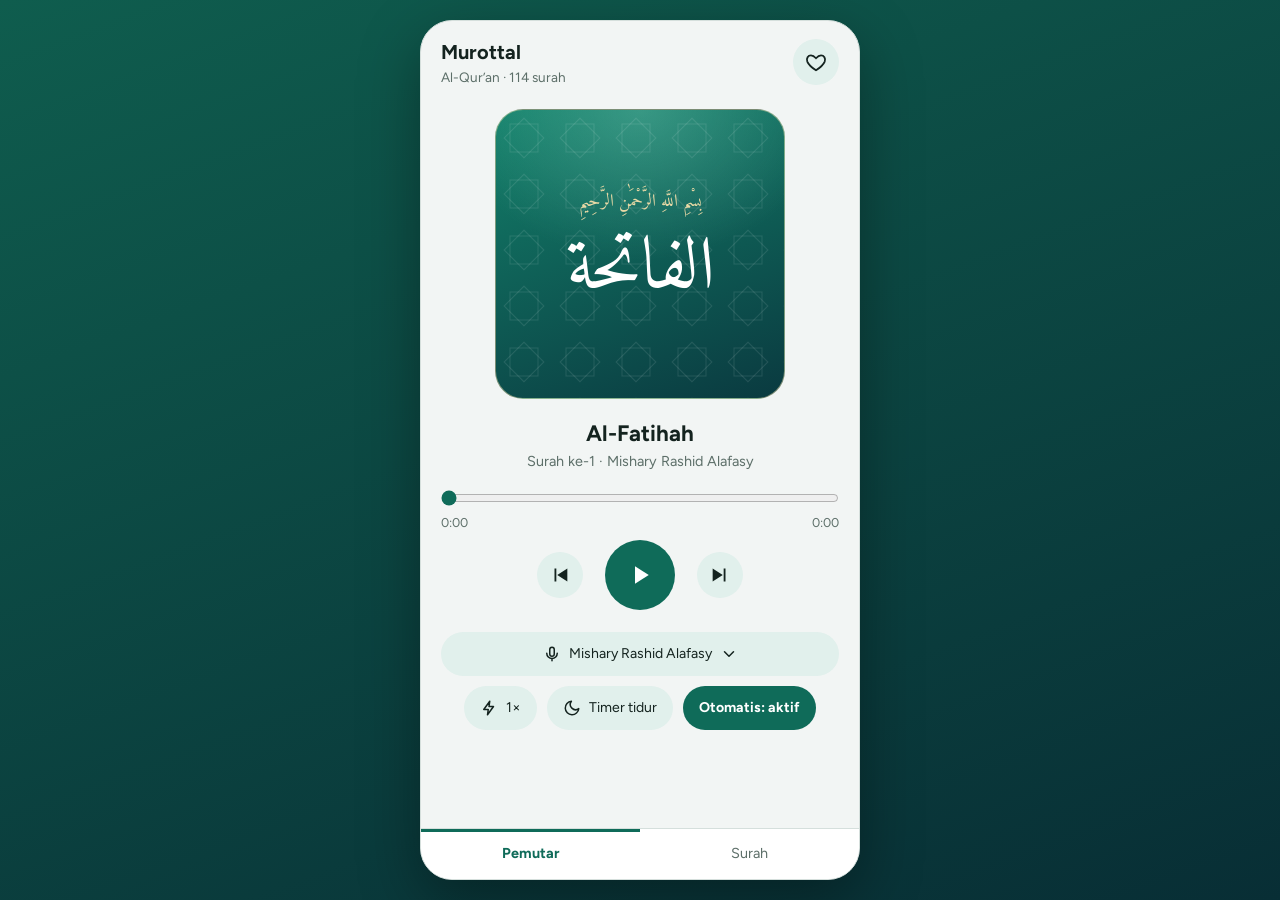
<file: index.html>
<!DOCTYPE html>
<html lang="id">
<head>
<meta charset="utf-8">
<meta name="viewport" content="width=device-width, initial-scale=1, viewport-fit=cover">
<title>Murottal Al-Qur’an</title>
<link rel="stylesheet" href="https://fonts.googleapis.com/css2?family=Amiri:wght@400;700&family=Figtree:wght@400;500;700&display=swap">
<style>
:root{--bg:#f2f5f4;--panel:#fff;--ink:#14231f;--mute:#5d6f69;--line:#d5dfdc;--acc:#0f6b59;--acc-ink:#fff;--sel:#e1f0ec;box-sizing:border-box;padding-top:env(safe-area-inset-top,0px);padding-bottom:env(safe-area-inset-bottom,0px);color-scheme:light}
@media (prefers-color-scheme:dark){:root:not([data-theme="light"]){--bg:#0e1a1f;--panel:#14252b;--ink:#e6f0ee;--mute:#92a8a3;--line:#243a41;--acc:#7fd6bf;--acc-ink:#0b1c18;--sel:#1b3a3a;color-scheme:dark}}
:root[data-theme="dark"]{--bg:#0e1a1f;--panel:#14252b;--ink:#e6f0ee;--mute:#92a8a3;--line:#243a41;--acc:#7fd6bf;--acc-ink:#0b1c18;--sel:#1b3a3a;color-scheme:dark}
*,*::before,*::after{box-sizing:border-box}
[hidden]{display:none!important}
html{scroll-padding-top:env(safe-area-inset-top,0px)}
body{margin:0;min-height:100dvh;background:var(--bg);color:var(--ink);font:400 16px/1.5 Figtree,system-ui,sans-serif}
.app{max-width:440px;margin:0 auto;height:calc(100dvh - env(safe-area-inset-top,0px) - env(safe-area-inset-bottom,0px));display:flex;flex-direction:column;background:var(--bg);overflow:hidden}
@media(min-width:600px){body{padding:20px;background:linear-gradient(160deg,#0f5d4e,#082e35)}.app{height:min(860px,calc(100dvh - 40px));border-radius:32px;border:1px solid var(--line);box-shadow:0 20px 60px rgba(0,0,0,.35)}}
.top{display:flex;justify-content:space-between;align-items:center;padding:16px 20px 4px}
h1{font-size:1.25rem;margin:0;font-weight:700}
h2{font-size:1.1rem;margin:0 0 12px}
.sub{color:var(--mute);font-size:.85rem;margin:0}
.view{flex:1;overflow-y:auto;padding:12px 20px 16px}
button{font:inherit;cursor:pointer;color:var(--ink)}
.ib{width:46px;height:46px;border-radius:50%;border:0;background:var(--sel);display:inline-flex;align-items:center;justify-content:center;padding:0}
.ib[aria-pressed=true]{color:var(--acc)}
.big{width:70px;height:70px;border-radius:50%;border:0;background:var(--acc);color:var(--acc-ink);display:inline-flex;align-items:center;justify-content:center;padding:0}
button:focus-visible,select:focus-visible,input:focus-visible{outline:3px solid var(--acc);outline-offset:2px}
.art{position:relative;margin:6px auto 0;width:min(100%,290px);aspect-ratio:1/1;border-radius:28px;display:flex;flex-direction:column;align-items:center;justify-content:center;gap:6px;color:#fff;background:radial-gradient(100% 80% at 50% 0%,rgba(127,214,191,.35),transparent 65%),linear-gradient(160deg,#13806a,#0a3a40);border:1px solid rgba(233,217,166,.5);overflow:hidden}
.art::before{content:"";position:absolute;inset:0;background:url("data:image/svg+xml,%3Csvg xmlns='http://www.w3.org/2000/svg' width='56' height='56'%3E%3Cg fill='none' stroke='white' stroke-opacity='.1'%3E%3Crect x='14' y='14' width='28' height='28'/%3E%3Crect x='14' y='14' width='28' height='28' transform='rotate(45 28 28)'/%3E%3C/g%3E%3C/svg%3E")}
.art>*{position:relative}
.bsm{font-family:Amiri,serif;color:#e9d9a6;font-size:1.1rem}
.ar{font-family:Amiri,"Traditional Arabic",serif;font-size:clamp(3rem,16vw,4.6rem);line-height:1.35}
.lat{font-size:1.4rem;font-weight:700;margin:18px 0 0;text-align:center}
.meta{color:var(--mute);font-size:.9rem;margin:0;text-align:center}
.seek{margin-top:16px}
input[type=range]{width:100%;accent-color:var(--acc);margin:0}
.times{display:flex;justify-content:space-between;color:var(--mute);font-size:.8rem}
.ctl{display:flex;justify-content:center;align-items:center;gap:22px;margin-top:8px}
.opts{display:grid;grid-template-columns:1fr 1fr;gap:12px;margin-top:20px;align-items:end}
.fld label{display:block;font-size:.78rem;color:var(--mute);margin:0 0 3px}
.fld:first-child{grid-column:1/-1}
select,input[type=search]{width:100%;padding:11px 12px;border-radius:12px;border:1px solid var(--line);background:var(--panel);color:var(--ink);font:inherit}
.chip{padding:11px 12px;border-radius:12px;border:1px solid var(--line);background:var(--panel)}
.chip[aria-pressed=true]{background:var(--sel);border-color:var(--acc)}
.opts{display:flex;flex-wrap:wrap;justify-content:center;gap:10px;margin-top:22px}
.pill{position:relative;display:inline-flex;align-items:center;gap:8px;height:44px;padding:0 16px;border-radius:999px;border:0;background:var(--sel);color:var(--ink);font:inherit;font-size:.88rem;cursor:pointer}
.pill.wide{flex:1 1 100%;justify-content:center}
.pill select{position:absolute;inset:0;width:100%;height:100%;opacity:0;cursor:pointer;border:0;padding:0;border-radius:999px}
.pill select:focus-visible{outline:0}
.pill:focus-within{outline:3px solid var(--acc);outline-offset:2px}
.pill[aria-pressed=true]{background:var(--acc);color:var(--acc-ink);font-weight:700}
.slpnote{color:var(--mute);font-size:.85rem;margin:10px 0 0;min-height:1.3em;text-align:center}
.err{color:#b3261e;font-size:.9rem;margin:4px 0 0;text-align:center}
@media(prefers-color-scheme:dark){.err{color:#ff9a90}}
.tabs{display:flex;gap:8px;margin:12px 0 8px}
.tabs button{padding:7px 14px;border-radius:999px;border:0;background:var(--sel);font-size:.85rem}
.tabs button[aria-pressed=true]{background:var(--acc);color:var(--acc-ink);font-weight:700}
ul{list-style:none;margin:0;padding:0}
li button{display:flex;width:100%;align-items:center;gap:12px;text-align:left;border:0;background:none;border-radius:12px;padding:10px}
li button:hover{background:var(--sel)}
li button[aria-current=true]{background:var(--sel);box-shadow:inset 3px 0 0 var(--acc)}
.no{min-width:2.2em;color:var(--mute);font-size:.85rem}
.nm{flex:1}
.na{font-family:Amiri,serif;font-size:1.3rem}
.heart{color:var(--acc)}
.empty{color:var(--mute);padding:14px 10px}
.mini{display:flex;align-items:center;gap:12px;margin:0 12px 8px;padding:8px 8px 8px 16px;background:var(--panel);border:1px solid var(--line);border-radius:18px}
.mini .mtxt{flex:1;display:flex;flex-direction:column;align-items:flex-start;border:0;background:none;padding:0;text-align:left;min-height:44px;justify-content:center}
.mini .mtxt span{color:var(--mute);font-size:.8rem}
.mini .ib{background:var(--acc);color:var(--acc-ink)}
.nav{display:flex;border-top:1px solid var(--line);background:var(--panel)}
.nav button{flex:1;padding:14px 8px;border:0;background:none;color:var(--mute);font-size:.9rem}
.nav button[aria-current=page]{color:var(--acc);font-weight:700;box-shadow:inset 0 3px 0 var(--acc)}
</style>
</head>
<body>
<div class="app">
<header class="top">
  <div><h1>Murottal</h1><p class="sub">Al-Qur’an · 114 surah</p></div>
  <button id="fav" class="ib" aria-pressed="false" aria-label="Tambah ke favorit"></button>
</header>

<section id="vp" class="view" aria-label="Pemutar">
  <div class="art"><div class="bsm" lang="ar" dir="rtl">بِسْمِ اللَّهِ الرَّحْمَٰنِ الرَّحِيمِ</div><div class="ar" id="ar" lang="ar" dir="rtl">الفاتحة</div></div>
  <p class="lat" id="lat">Al-Fatihah</p>
  <p class="meta" id="meta">Surah ke-1</p>
  <div class="seek"><input id="seek" type="range" min="0" max="100" value="0" step="0.1" aria-label="Posisi audio"><div class="times"><span id="tc">0:00</span><span id="td">0:00</span></div></div>
  <div class="ctl">
    <button id="prev" class="ib" aria-label="Sebelumnya"><svg width="22" height="22" viewBox="0 0 24 24" fill="currentColor" aria-hidden="true"><path d="M6 5h2v14H6zM20 5v14L9 12z"/></svg></button>
    <button id="play" class="big" aria-label="Putar"></button>
    <button id="next" class="ib" aria-label="Berikutnya"><svg width="22" height="22" viewBox="0 0 24 24" fill="currentColor" aria-hidden="true"><path d="M16 5h2v14h-2zM4 5v14l11-7z"/></svg></button>
  </div>
  <div class="opts">
    <label class="pill wide"><svg width="18" height="18" viewBox="0 0 24 24" fill="none" stroke="currentColor" stroke-width="2" stroke-linecap="round" stroke-linejoin="round" aria-hidden="true"><path d="M12 3a3 3 0 0 0-3 3v6a3 3 0 0 0 6 0V6a3 3 0 0 0-3-3zM5 11a7 7 0 0 0 14 0M12 18v3"/></svg><span id="qrl">Qari</span><svg width="18" height="18" viewBox="0 0 24 24" fill="none" stroke="currentColor" stroke-width="2" stroke-linecap="round" stroke-linejoin="round" aria-hidden="true"><path d="M6 9l6 6 6-6"/></svg><select id="qari" aria-label="Pilih qari"></select></label>
    <label class="pill"><svg width="18" height="18" viewBox="0 0 24 24" fill="none" stroke="currentColor" stroke-width="2" stroke-linecap="round" stroke-linejoin="round" aria-hidden="true"><path d="M13 3L5 14h6l-1 7 8-11h-6z"/></svg><span id="spdl">1×</span><select id="spd" aria-label="Kecepatan"><option value="0.85">0.85×</option><option value="1" selected>1×</option><option value="1.15">1.15×</option><option value="1.3">1.3×</option></select></label>
    <label class="pill"><svg width="18" height="18" viewBox="0 0 24 24" fill="none" stroke="currentColor" stroke-width="2" stroke-linecap="round" stroke-linejoin="round" aria-hidden="true"><path d="M21 12.8A9 9 0 1 1 11.2 3a7 7 0 0 0 9.8 9.8z"/></svg><span id="slpl">Timer tidur</span><select id="slp" aria-label="Timer tidur"><option value="0">Timer mati</option><option value="15">15 menit</option><option value="30">30 menit</option><option value="60">60 menit</option></select></label>
    <button id="auto" class="pill" aria-pressed="true">Otomatis: aktif</button>
  </div>
  <p class="slpnote" id="slpnote"></p>
  <p class="err" id="err" role="alert"></p>
</section>

<section id="vl" class="view" aria-label="Daftar surah" hidden>
  <h2>Daftar surah</h2>
  <label for="q" class="sub">Cari surah</label>
  <input id="q" type="search" placeholder="Nama atau nomor surah" autocomplete="off">
  <div class="tabs" role="group" aria-label="Filter"><button id="tall" aria-pressed="true">Semua</button><button id="tfav" aria-pressed="false">Favorit</button><button id="trec" aria-pressed="false">Terakhir</button></div>
  <ul id="ul"></ul>
  <div id="recent" hidden></div>
</section>

<audio id="aud" preload="none"></audio>

<div id="mini" class="mini" hidden>
  <button id="mopen" class="mtxt" aria-label="Buka pemutar"><b id="mt">Al-Fatihah</b><span id="mq"></span></button>
  <button id="mplay" class="ib" aria-label="Putar"></button>
</div>
<nav class="nav" aria-label="Menu"><button id="nvp" aria-current="page">Pemutar</button><button id="nvl">Surah</button></nav>
</div>

<script>
const LAT="Al-Fatihah|Al-Baqarah|Ali ‘Imran|An-Nisa’|Al-Ma’idah|Al-An’am|Al-A’raf|Al-Anfal|At-Taubah|Yunus|Hud|Yusuf|Ar-Ra’d|Ibrahim|Al-Hijr|An-Nahl|Al-Isra’|Al-Kahf|Maryam|Ta Ha|Al-Anbiya’|Al-Hajj|Al-Mu’minun|An-Nur|Al-Furqan|Asy-Syu’ara’|An-Naml|Al-Qasas|Al-‘Ankabut|Ar-Rum|Luqman|As-Sajdah|Al-Ahzab|Saba’|Fatir|Ya Sin|As-Saffat|Sad|Az-Zumar|Gafir|Fussilat|Asy-Syura|Az-Zukhruf|Ad-Dukhan|Al-Jasiyah|Al-Ahqaf|Muhammad|Al-Fath|Al-Hujurat|Qaf|Az-Zariyat|At-Tur|An-Najm|Al-Qamar|Ar-Rahman|Al-Waqi’ah|Al-Hadid|Al-Mujadalah|Al-Hasyr|Al-Mumtahanah|As-Saff|Al-Jumu’ah|Al-Munafiqun|At-Tagabun|At-Talaq|At-Tahrim|Al-Mulk|Al-Qalam|Al-Haqqah|Al-Ma’arij|Nuh|Al-Jinn|Al-Muzzammil|Al-Muddassir|Al-Qiyamah|Al-Insan|Al-Mursalat|An-Naba’|An-Nazi’at|‘Abasa|At-Takwir|Al-Infitar|Al-Mutaffifin|Al-Insyiqaq|Al-Buruj|At-Tariq|Al-A’la|Al-Gasyiyah|Al-Fajr|Al-Balad|Asy-Syams|Al-Lail|Ad-Duha|Asy-Syarh|At-Tin|Al-‘Alaq|Al-Qadr|Al-Bayyinah|Az-Zalzalah|Al-‘Adiyat|Al-Qari’ah|At-Takasur|Al-‘Asr|Al-Humazah|Al-Fil|Quraisy|Al-Ma’un|Al-Kausar|Al-Kafirun|An-Nasr|Al-Masad|Al-Ikhlas|Al-Falaq|An-Nas".split("|");
const ARB="الفاتحة|البقرة|آل عمران|النساء|المائدة|الأنعام|الأعراف|الأنفال|التوبة|يونس|هود|يوسف|الرعد|إبراهيم|الحجر|النحل|الإسراء|الكهف|مريم|طه|الأنبياء|الحج|المؤمنون|النور|الفرقان|الشعراء|النمل|القصص|العنكبوت|الروم|لقمان|السجدة|الأحزاب|سبأ|فاطر|يس|الصافات|ص|الزمر|غافر|فصلت|الشورى|الزخرف|الدخان|الجاثية|الأحقاف|محمد|الفتح|الحجرات|ق|الذاريات|الطور|النجم|القمر|الرحمن|الواقعة|الحديد|المجادلة|الحشر|الممتحنة|الصف|الجمعة|المنافقون|التغابن|الطلاق|التحريم|الملك|القلم|الحاقة|المعارج|نوح|الجن|المزمل|المدثر|القيامة|الإنسان|المرسلات|النبأ|النازعات|عبس|التكوير|الانفطار|المطففين|الانشقاق|البروج|الطارق|الأعلى|الغاشية|الفجر|البلد|الشمس|الليل|الضحى|الشرح|التين|العلق|القدر|البينة|الزلزلة|العاديات|القارعة|التكاثر|العصر|الهمزة|الفيل|قريش|الماعون|الكوثر|الكافرون|النصر|المسد|الإخلاص|الفلق|الناس".split("|");
const QARI=[
 ["Mishary Rashid Alafasy","https://server8.mp3quran.net/afs"],
 ["Abdurrahman As-Sudais","https://server11.mp3quran.net/sds"],
 ["Sa’ud Asy-Syuraim","https://server7.mp3quran.net/shur"],
 ["Maher Al-Muaiqly","https://server12.mp3quran.net/maher"],
 ["Abdul Basit Abdus Samad","https://server7.mp3quran.net/basit"],
 ["Mahmoud Khalil Al-Husary","https://server13.mp3quran.net/husr"],
 ["Muhammad Siddiq Al-Minshawi","https://server10.mp3quran.net/minsh"],
 ["Saad Al-Ghamdi","https://server7.mp3quran.net/s_gmd"],
 ["Nasser Al-Qatami","https://server6.mp3quran.net/qtm"],
 ["Ahmad Al-Ajmi","https://server10.mp3quran.net/ajm"]
];
const $=id=>document.getElementById(id);
const aud=$("aud"),sel=$("qari"),ul=$("ul");
let cur=1,auto=true,favs=[],recent=[],mode="all",endAt=0;

QARI.forEach((q,i)=>sel.add(new Option(q[0],i)));
try{const s=JSON.parse(localStorage.getItem("murottal")||"{}");if(s.q>=0&&s.q<QARI.length)sel.value=s.q;if(s.n>=1&&s.n<=114)cur=s.n;if(Array.isArray(s.f))favs=s.f.filter(x=>x>=1&&x<=114);if(Array.isArray(s.r))recent=s.r.filter(x=>x>=1&&x<=114).slice(0,5)}catch(e){}

function save(){try{localStorage.setItem("murottal",JSON.stringify({q:+sel.value,n:cur,f:favs,r:recent}))}catch(e){}}
function url(){return QARI[sel.value][1]+"/"+String(cur).padStart(3,"0")+".mp3"}

function render(){
  const t=$("q").value.trim().toLowerCase().replace(/[’‘'\-\s]/g,"");
  ul.innerHTML="";
  let n=0;
  LAT.forEach((nm,i)=>{
    const k=nm.toLowerCase().replace(/[’‘'\-\s]/g,"");
    if(mode==="fav"&&!favs.includes(i+1))return;if(mode==="recent"&&!recent.includes(i+1))return;
    if(t&&!k.includes(t)&&String(i+1)!==t&&!ARB[i].includes($("q").value.trim()))return;
    n++;
    const li=document.createElement("li"),b=document.createElement("button");
    b.innerHTML='<span class="no">'+(i+1)+'</span><span class="nm">'+nm+(favs.includes(i+1)?' <span class="heart" role="img" aria-label="favorit">♥</span>':'')+'</span><span class="na" lang="ar">'+ARB[i]+'</span>';
    if(i+1===cur)b.setAttribute("aria-current","true");
    b.onclick=()=>pick(i+1,true);
    li.appendChild(b);ul.appendChild(li);
  });
  if(!n)ul.innerHTML='<li class="empty">'+(mode==="fav"&&!t?'Belum ada favorit. Ketuk ikon hati di pemutar untuk menandai.':mode==="recent"&&!t?'Belum ada riwayat. Putar sebuah surah dulu.':'Surah tidak ditemukan. Coba nama lain atau nomor 1–114.')+'</li>';
}

function show(){
  $("ar").textContent=ARB[cur-1];
  $("lat").textContent=LAT[cur-1];
  $("meta").textContent="Surah ke-"+cur+" · "+QARI[sel.value][0];
  document.title=LAT[cur-1]+" – Murottal Al-Qur’an";$("mt").textContent=LAT[cur-1];$("mq").textContent=QARI[sel.value][0];$("qrl").textContent=QARI[sel.value][0];
  ul.querySelectorAll("button[aria-current]").forEach(b=>b.removeAttribute("aria-current"));
  const bs=ul.querySelectorAll("button");
  bs.forEach(b=>{if(b.querySelector(".no")&&+b.querySelector(".no").textContent===cur){b.setAttribute("aria-current","true")}});
}

function load(play){
  $("err").textContent="";
  aud.src=url();
  aud.playbackRate=+$("spd").value;
  recent=[cur].concat(recent.filter(x=>x!==cur)).slice(0,5);
  show();updFav();renderRecent();save();
  if(play)aud.play().catch(()=>{});
}
function pick(n,play){cur=Math.min(114,Math.max(1,n));load(play)}

$("play").onclick=()=>{
  if(!aud.src)load(true);
  else if(aud.paused)aud.play().catch(()=>{});
  else aud.pause();
};
aud.onplay=()=>setPlay(true);
aud.onpause=()=>setPlay(false);
aud.onended=()=>{setPlay(false);if(auto&&cur<114)pick(cur+1,true)};
aud.onerror=()=>{$("err").textContent="Audio tidak bisa dimuat. Periksa koneksi internet atau coba qari lain."};
$("prev").onclick=()=>pick(cur-1,true);
$("next").onclick=()=>pick(cur+1,true);
sel.onchange=()=>{const was=!aud.paused;const t=aud.currentTime;load(was);};
$("spd").onchange=()=>{aud.playbackRate=+$("spd").value};
$("auto").onclick=e=>{auto=!auto;e.target.setAttribute("aria-pressed",auto);e.target.textContent="Otomatis: "+(auto?"aktif":"mati")};
$("q").oninput=()=>{render()};
function updFav(){const on=favs.includes(cur),b=$("fav");b.setAttribute("aria-pressed",on);b.setAttribute("aria-label",on?"Hapus dari favorit":"Tambah ke favorit");b.innerHTML='<svg width="22" height="22" viewBox="0 0 24 24" aria-hidden="true" fill="'+(on?"currentColor":"none")+'" stroke="currentColor" stroke-width="2"><path d="M12 21s-7.5-4.8-9.500-9.500C1.200 8 3.300 4.800 6.500 4.800c2 0 3.600 1 5.500 3.100 1.900-2.100 3.500-3.100 5.500-3.100 3.200 0 5.300 3.200 4 6.700C19.500 16.200 12 21 12 21z"/></svg>'}
function renderRecent(){const r=$("recent");r.innerHTML="";if(!recent.length)return;const l=document.createElement("span");l.className="sub";l.textContent="Terakhir didengar:";r.appendChild(l);recent.forEach(n=>{const b=document.createElement("button");b.textContent=LAT[n-1];b.onclick=()=>pick(n,true);r.appendChild(b)})}
$("fav").onclick=()=>{const i=favs.indexOf(cur);if(i<0)favs.push(cur);else favs.splice(i,1);const sc=ul.scrollTop;updFav();save();render();ul.scrollTop=sc};

$("slp").onchange=()=>{const m=+$("slp").value;endAt=m?Date.now()+m*60000:0;$("slpnote").textContent=m?"Berhenti dalam "+m+" menit":""};
setInterval(()=>{if(!endAt)return;const s=Math.round((endAt-Date.now())/1000);if(s<=0){endAt=0;aud.pause();$("slp").value="0";lab();$("slpnote").textContent="Timer selesai. Audio dihentikan."}else $("slpnote").textContent="Berhenti dalam "+Math.floor(s/60)+" menit "+(s%60)+" detik"},1000);

render();
aud.src=url();show();updFav();renderRecent();setPlay(false);go("p");
function svg(p,n){return '<svg width="'+n+'" height="'+n+'" viewBox="0 0 24 24" fill="currentColor" aria-hidden="true"><path d="'+(p?'M6 5h4v14H6zM14 5h4v14h-4z':'M8 5v14l11-7z')+'"/></svg>'}
function setPlay(p){$("play").innerHTML=svg(p,30);$("mplay").innerHTML=svg(p,20);const l=p?"Jeda":"Putar";$("play").setAttribute("aria-label",l);$("mplay").setAttribute("aria-label",l)}
function fmt(t){if(!isFinite(t))return"0:00";t=Math.floor(t);return Math.floor(t/60)+":"+String(t%60).padStart(2,"0")}
aud.ontimeupdate=()=>{if(aud.duration)$("seek").value=aud.currentTime/aud.duration*100;$("tc").textContent=fmt(aud.currentTime)};
aud.onloadedmetadata=()=>{$("td").textContent=fmt(aud.duration)};
aud.onloadstart=()=>{$("seek").value=0;$("tc").textContent="0:00";$("td").textContent="0:00"};
$("seek").oninput=()=>{if(aud.duration)aud.currentTime=$("seek").value/100*aud.duration};
function go(v){const l=v==="l";$("vp").hidden=l;$("vl").hidden=!l;$("mini").hidden=!l;$("nvp").toggleAttribute("aria-current",!l);$("nvl").toggleAttribute("aria-current",l);if(!l)$("nvp").setAttribute("aria-current","page");else $("nvl").setAttribute("aria-current","page")}
$("nvp").onclick=()=>go("p");$("nvl").onclick=()=>go("l");$("mopen").onclick=()=>go("p");$("mplay").onclick=()=>$("play").click();
function setMode(m){mode=m;[["tall","all"],["tfav","fav"],["trec","recent"]].forEach(a=>$(a[0]).setAttribute("aria-pressed",a[1]===m));render()}
$("tall").onclick=()=>setMode("all");$("tfav").onclick=()=>setMode("fav");$("trec").onclick=()=>setMode("recent");
function lab(){$("spdl").textContent=$("spd").value+"×";const m=+$("slp").value;$("slpl").textContent=m?"Timer "+m+" menit":"Timer tidur"}
$("spd").addEventListener("change",lab);$("slp").addEventListener("change",lab);lab();
</script>
</body>
</html>
</file>
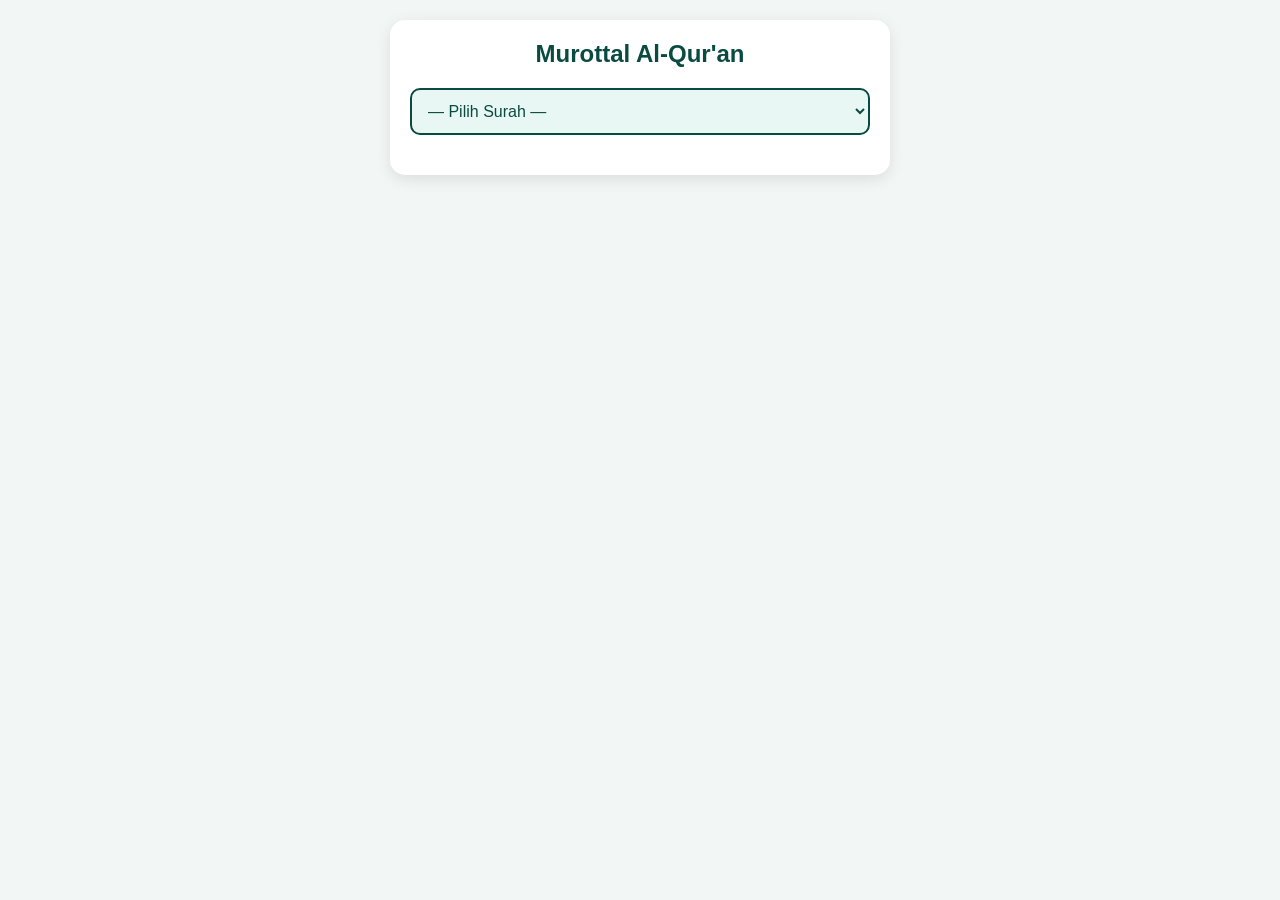
<file: 1/index.html>
<!DOCTYPE html>
<html lang="id">
<head>
    <meta charset="UTF-8">
    <meta name="viewport" content="width=device-width, initial-scale=1.0">
    <title>Murottal Al-Qur'an</title>
    <link rel="stylesheet" href="style.css">
</head>
<body>

<div class="app">

    <h1>Murottal Al-Qur'an</h1>

    <div class="selector-box">
        <select id="surahSelect">
            <option value="">— Pilih Surah —</option>
        </select>
    </div>

    <div class="audio-card" id="playerBox" style="display:none;">
        <div class="surah-title" id="surahTitle"></div>
        <audio id="audioPlayer" controls></audio>

        <div id="ayatBox"></div>
    </div>

</div>

<script src="app.js"></script>
</body>
</html>
</file>
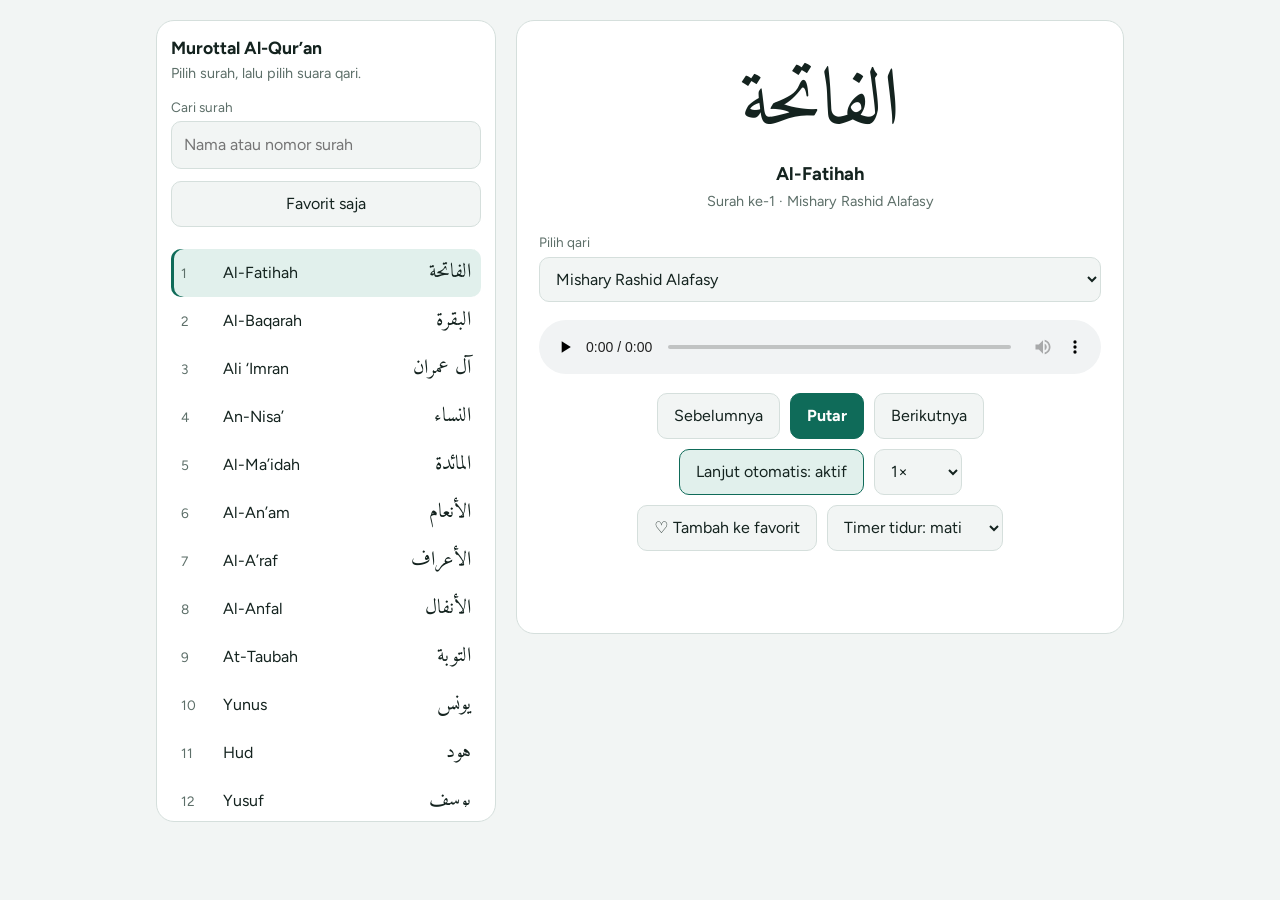
<file: Murottal Al-Qur’an.html>
<!DOCTYPE html>
<html lang="id">
<head>
<meta charset="utf-8">
<meta name="viewport" content="width=device-width, initial-scale=1, viewport-fit=cover">
<title>Murottal Al-Qur’an</title>
<link rel="stylesheet" href="https://fonts.googleapis.com/css2?family=Amiri:wght@400;700&family=Figtree:wght@400;500;700&display=swap">
<style>
:root{--bg:#f2f5f4;--panel:#fff;--ink:#14231f;--mute:#5d6f69;--line:#d5dfdc;--acc:#0f6b59;--acc-ink:#fff;--sel:#e1f0ec;box-sizing:border-box;padding-top:env(safe-area-inset-top,0px);padding-bottom:env(safe-area-inset-bottom,0px);color-scheme:light}
@media (prefers-color-scheme:dark){:root:not([data-theme="light"]){--bg:#0e1a1f;--panel:#14252b;--ink:#e6f0ee;--mute:#92a8a3;--line:#243a41;--acc:#7fd6bf;--acc-ink:#0b1c18;--sel:#1b3a3a;color-scheme:dark}}
:root[data-theme="dark"]{--bg:#0e1a1f;--panel:#14252b;--ink:#e6f0ee;--mute:#92a8a3;--line:#243a41;--acc:#7fd6bf;--acc-ink:#0b1c18;--sel:#1b3a3a;color-scheme:dark}
*,*::before,*::after{box-sizing:border-box}
html{scroll-padding-top:env(safe-area-inset-top,0px)}
body{margin:0;background:var(--bg);color:var(--ink);font:400 16px/1.5 Figtree,system-ui,sans-serif}
.wrap{max-width:1000px;margin:0 auto;padding:20px 16px 40px;display:grid;gap:20px;grid-template-columns:1fr}
@media(min-width:820px){.wrap{grid-template-columns:340px 1fr;align-items:start}.player{position:sticky;top:20px;order:2}}
h1{font-size:1.1rem;margin:0 0 2px;font-weight:700}
.sub{color:var(--mute);font-size:.9rem;margin:0}
.player{background:var(--panel);border:1px solid var(--line);border-radius:18px;padding:28px 22px;text-align:center}
.ar{font-family:Amiri,"Traditional Arabic",serif;font-size:clamp(3rem,10vw,5rem);line-height:1.3;margin:4px 0}
.lat{font-size:1.15rem;font-weight:700;margin:0}
.meta{color:var(--mute);font-size:.9rem;margin:2px 0 20px}
label{display:block;text-align:left;font-size:.85rem;color:var(--mute);margin:0 0 4px}
select,input[type=search]{width:100%;padding:11px 12px;border-radius:10px;border:1px solid var(--line);background:var(--bg);color:var(--ink);font:inherit}
select:focus-visible,input:focus-visible,button:focus-visible{outline:3px solid var(--acc);outline-offset:2px}
audio{width:100%;margin:18px 0 12px}
.row{display:flex;gap:10px;justify-content:center;flex-wrap:wrap}
button{font:inherit;cursor:pointer;border-radius:10px;border:1px solid var(--line);background:var(--bg);color:var(--ink);padding:10px 16px}
button.main{background:var(--acc);color:var(--acc-ink);border-color:var(--acc);font-weight:700}
button[aria-pressed=true]{background:var(--sel);border-color:var(--acc)}
.err{color:#b3261e;font-size:.9rem;min-height:1.3em;margin:10px 0 0}
@media(prefers-color-scheme:dark){.err{color:#ff9a90}}
.list{background:var(--panel);border:1px solid var(--line);border-radius:18px;padding:14px;order:1}
ul{list-style:none;margin:10px 0 0;padding:0;max-height:62vh;overflow-y:auto}
li button{display:flex;width:100%;align-items:center;gap:12px;text-align:left;border:0;background:none;border-radius:10px;padding:9px 10px}
li button:hover{background:var(--sel)}
li button[aria-current=true]{background:var(--sel);box-shadow:inset 3px 0 0 var(--acc)}
.no{min-width:2.2em;color:var(--mute);font-size:.85rem}
.nm{flex:1}
.na{font-family:Amiri,serif;font-size:1.25rem}
.empty{color:var(--mute);padding:14px 10px}
.chips{display:flex;gap:8px;flex-wrap:wrap;align-items:center;margin:12px 0 0}.chips button{padding:6px 12px;border-radius:999px;font-size:.85rem}.tools{display:flex;gap:8px;margin-top:12px}.tools button{flex:1}.heart{color:var(--acc)}.slpnote{color:var(--mute);font-size:.85rem;margin:8px 0 0;min-height:1.3em}
@media(prefers-reduced-motion:reduce){*{transition:none!important}}
</style>
</head>
<body>
<main class="wrap">
  <section class="player" aria-label="Pemutar">
    <div class="ar" id="ar" lang="ar" dir="rtl">الفاتحة</div>
    <p class="lat" id="lat">Al-Fatihah</p>
    <p class="meta" id="meta">Surah ke-1</p>
    <label for="qari">Pilih qari</label>
    <select id="qari"></select>
    <audio id="aud" controls preload="none"></audio>
    <div class="row">
      <button id="prev">Sebelumnya</button>
      <button id="play" class="main">Putar</button>
      <button id="next">Berikutnya</button>
    </div>
    <div class="row" style="margin-top:10px">
      <button id="auto" aria-pressed="true">Lanjut otomatis: aktif</button>
      <select id="spd" aria-label="Kecepatan" style="width:auto">
        <option value="0.85">0.85×</option><option value="1" selected>1×</option><option value="1.15">1.15×</option><option value="1.3">1.3×</option>
      </select>
    </div>
    <div class="row" style="margin-top:10px">
      <button id="fav" aria-pressed="false">♡ Tambah ke favorit</button>
      <select id="slp" aria-label="Timer tidur" style="width:auto"><option value="0">Timer tidur: mati</option><option value="15">Berhenti 15 menit</option><option value="30">Berhenti 30 menit</option><option value="60">Berhenti 60 menit</option></select>
    </div>
    <p class="slpnote" id="slpnote"></p>
    <p class="err" id="err" role="alert"></p>
  </section>

  <section class="list" aria-label="Daftar surah">
    <h1>Murottal Al-Qur’an</h1>
    <p class="sub" style="margin-bottom:12px">Pilih surah, lalu pilih suara qari.</p>
    <label for="q">Cari surah</label>
    <input id="q" type="search" placeholder="Nama atau nomor surah" autocomplete="off">
    <div class="tools"><button id="onlyfav" aria-pressed="false">Favorit saja</button></div>
    <div id="recent" class="chips"></div>
    <ul id="ul"></ul>
  </section>
</main>

<script>
const LAT="Al-Fatihah|Al-Baqarah|Ali ‘Imran|An-Nisa’|Al-Ma’idah|Al-An’am|Al-A’raf|Al-Anfal|At-Taubah|Yunus|Hud|Yusuf|Ar-Ra’d|Ibrahim|Al-Hijr|An-Nahl|Al-Isra’|Al-Kahf|Maryam|Ta Ha|Al-Anbiya’|Al-Hajj|Al-Mu’minun|An-Nur|Al-Furqan|Asy-Syu’ara’|An-Naml|Al-Qasas|Al-‘Ankabut|Ar-Rum|Luqman|As-Sajdah|Al-Ahzab|Saba’|Fatir|Ya Sin|As-Saffat|Sad|Az-Zumar|Gafir|Fussilat|Asy-Syura|Az-Zukhruf|Ad-Dukhan|Al-Jasiyah|Al-Ahqaf|Muhammad|Al-Fath|Al-Hujurat|Qaf|Az-Zariyat|At-Tur|An-Najm|Al-Qamar|Ar-Rahman|Al-Waqi’ah|Al-Hadid|Al-Mujadalah|Al-Hasyr|Al-Mumtahanah|As-Saff|Al-Jumu’ah|Al-Munafiqun|At-Tagabun|At-Talaq|At-Tahrim|Al-Mulk|Al-Qalam|Al-Haqqah|Al-Ma’arij|Nuh|Al-Jinn|Al-Muzzammil|Al-Muddassir|Al-Qiyamah|Al-Insan|Al-Mursalat|An-Naba’|An-Nazi’at|‘Abasa|At-Takwir|Al-Infitar|Al-Mutaffifin|Al-Insyiqaq|Al-Buruj|At-Tariq|Al-A’la|Al-Gasyiyah|Al-Fajr|Al-Balad|Asy-Syams|Al-Lail|Ad-Duha|Asy-Syarh|At-Tin|Al-‘Alaq|Al-Qadr|Al-Bayyinah|Az-Zalzalah|Al-‘Adiyat|Al-Qari’ah|At-Takasur|Al-‘Asr|Al-Humazah|Al-Fil|Quraisy|Al-Ma’un|Al-Kausar|Al-Kafirun|An-Nasr|Al-Masad|Al-Ikhlas|Al-Falaq|An-Nas".split("|");
const ARB="الفاتحة|البقرة|آل عمران|النساء|المائدة|الأنعام|الأعراف|الأنفال|التوبة|يونس|هود|يوسف|الرعد|إبراهيم|الحجر|النحل|الإسراء|الكهف|مريم|طه|الأنبياء|الحج|المؤمنون|النور|الفرقان|الشعراء|النمل|القصص|العنكبوت|الروم|لقمان|السجدة|الأحزاب|سبأ|فاطر|يس|الصافات|ص|الزمر|غافر|فصلت|الشورى|الزخرف|الدخان|الجاثية|الأحقاف|محمد|الفتح|الحجرات|ق|الذاريات|الطور|النجم|القمر|الرحمن|الواقعة|الحديد|المجادلة|الحشر|الممتحنة|الصف|الجمعة|المنافقون|التغابن|الطلاق|التحريم|الملك|القلم|الحاقة|المعارج|نوح|الجن|المزمل|المدثر|القيامة|الإنسان|المرسلات|النبأ|النازعات|عبس|التكوير|الانفطار|المطففين|الانشقاق|البروج|الطارق|الأعلى|الغاشية|الفجر|البلد|الشمس|الليل|الضحى|الشرح|التين|العلق|القدر|البينة|الزلزلة|العاديات|القارعة|التكاثر|العصر|الهمزة|الفيل|قريش|الماعون|الكوثر|الكافرون|النصر|المسد|الإخلاص|الفلق|الناس".split("|");
const QARI=[
 ["Mishary Rashid Alafasy","https://server8.mp3quran.net/afs"],
 ["Abdurrahman As-Sudais","https://server11.mp3quran.net/sds"],
 ["Sa’ud Asy-Syuraim","https://server7.mp3quran.net/shur"],
 ["Maher Al-Muaiqly","https://server12.mp3quran.net/maher"],
 ["Abdul Basit Abdus Samad","https://server7.mp3quran.net/basit"],
 ["Mahmoud Khalil Al-Husary","https://server13.mp3quran.net/husr"],
 ["Muhammad Siddiq Al-Minshawi","https://server10.mp3quran.net/minsh"],
 ["Saad Al-Ghamdi","https://server7.mp3quran.net/s_gmd"],
 ["Nasser Al-Qatami","https://server6.mp3quran.net/qtm"],
 ["Ahmad Al-Ajmi","https://server10.mp3quran.net/ajm"]
];
const $=id=>document.getElementById(id);
const aud=$("aud"),sel=$("qari"),ul=$("ul");
let cur=1,auto=true,favs=[],recent=[],onlyFav=false,endAt=0;

QARI.forEach((q,i)=>sel.add(new Option(q[0],i)));
try{const s=JSON.parse(localStorage.getItem("murottal")||"{}");if(s.q>=0&&s.q<QARI.length)sel.value=s.q;if(s.n>=1&&s.n<=114)cur=s.n;if(Array.isArray(s.f))favs=s.f.filter(x=>x>=1&&x<=114);if(Array.isArray(s.r))recent=s.r.filter(x=>x>=1&&x<=114).slice(0,5)}catch(e){}

function save(){try{localStorage.setItem("murottal",JSON.stringify({q:+sel.value,n:cur,f:favs,r:recent}))}catch(e){}}
function url(){return QARI[sel.value][1]+"/"+String(cur).padStart(3,"0")+".mp3"}

function render(){
  const t=$("q").value.trim().toLowerCase().replace(/[’‘'\-\s]/g,"");
  ul.innerHTML="";
  let n=0;
  LAT.forEach((nm,i)=>{
    const k=nm.toLowerCase().replace(/[’‘'\-\s]/g,"");
    if(onlyFav&&!favs.includes(i+1))return;
    if(t&&!k.includes(t)&&String(i+1)!==t&&!ARB[i].includes($("q").value.trim()))return;
    n++;
    const li=document.createElement("li"),b=document.createElement("button");
    b.innerHTML='<span class="no">'+(i+1)+'</span><span class="nm">'+nm+(favs.includes(i+1)?' <span class="heart" role="img" aria-label="favorit">♥</span>':'')+'</span><span class="na" lang="ar">'+ARB[i]+'</span>';
    if(i+1===cur)b.setAttribute("aria-current","true");
    b.onclick=()=>pick(i+1,true);
    li.appendChild(b);ul.appendChild(li);
  });
  if(!n)ul.innerHTML='<li class="empty">'+(onlyFav&&!t?'Belum ada favorit. Putar sebuah surah, lalu pilih Tambah ke favorit.':'Surah tidak ditemukan. Coba nama lain atau nomor 1–114.')+'</li>';
}

function show(){
  $("ar").textContent=ARB[cur-1];
  $("lat").textContent=LAT[cur-1];
  $("meta").textContent="Surah ke-"+cur+" · "+QARI[sel.value][0];
  document.title=LAT[cur-1]+" – Murottal Al-Qur’an";
  ul.querySelectorAll("button[aria-current]").forEach(b=>b.removeAttribute("aria-current"));
  const bs=ul.querySelectorAll("button");
  bs.forEach(b=>{if(b.querySelector(".no")&&+b.querySelector(".no").textContent===cur){b.setAttribute("aria-current","true")}});
}

function load(play){
  $("err").textContent="";
  aud.src=url();
  aud.playbackRate=+$("spd").value;
  recent=[cur].concat(recent.filter(x=>x!==cur)).slice(0,5);
  show();updFav();renderRecent();save();
  if(play)aud.play().catch(()=>{});
}
function pick(n,play){cur=Math.min(114,Math.max(1,n));load(play)}

$("play").onclick=()=>{
  if(!aud.src)load(true);
  else if(aud.paused)aud.play().catch(()=>{});
  else aud.pause();
};
aud.onplay=()=>$("play").textContent="Jeda";
aud.onpause=()=>$("play").textContent="Putar";
aud.onended=()=>{if(auto&&cur<114)pick(cur+1,true)};
aud.onerror=()=>{$("err").textContent="Audio tidak bisa dimuat. Periksa koneksi internet atau coba qari lain."};
$("prev").onclick=()=>pick(cur-1,true);
$("next").onclick=()=>pick(cur+1,true);
sel.onchange=()=>{const was=!aud.paused;const t=aud.currentTime;load(was);};
$("spd").onchange=()=>{aud.playbackRate=+$("spd").value};
$("auto").onclick=e=>{auto=!auto;e.target.setAttribute("aria-pressed",auto);e.target.textContent="Lanjut otomatis: "+(auto?"aktif":"mati")};
$("q").oninput=()=>{render()};
function updFav(){const on=favs.includes(cur);$("fav").setAttribute("aria-pressed",on);$("fav").textContent=on?"♥ Favorit (ketuk untuk hapus)":"♡ Tambah ke favorit"}
function renderRecent(){const r=$("recent");r.innerHTML="";if(!recent.length)return;const l=document.createElement("span");l.className="sub";l.textContent="Terakhir didengar:";r.appendChild(l);recent.forEach(n=>{const b=document.createElement("button");b.textContent=LAT[n-1];b.onclick=()=>pick(n,true);r.appendChild(b)})}
$("fav").onclick=()=>{const i=favs.indexOf(cur);if(i<0)favs.push(cur);else favs.splice(i,1);const sc=ul.scrollTop;updFav();save();render();ul.scrollTop=sc};
$("onlyfav").onclick=e=>{onlyFav=!onlyFav;e.currentTarget.setAttribute("aria-pressed",onlyFav);render()};
$("slp").onchange=()=>{const m=+$("slp").value;endAt=m?Date.now()+m*60000:0;$("slpnote").textContent=m?"Berhenti dalam "+m+" menit":""};
setInterval(()=>{if(!endAt)return;const s=Math.round((endAt-Date.now())/1000);if(s<=0){endAt=0;aud.pause();$("slp").value="0";$("slpnote").textContent="Timer selesai. Audio dihentikan."}else $("slpnote").textContent="Berhenti dalam "+Math.floor(s/60)+" menit "+(s%60)+" detik"},1000);

render();
aud.src=url();show();updFav();renderRecent();
</script>
</body>
</html>
</file>
<file: 1/style.css>
/* Reset */
* {
    margin: 0;
    padding: 0;
    box-sizing: border-box;
    font-family: Arial, sans-serif;
}

/* Body */
body {
    background: #f2f7f5;
    padding: 20px;
    display: flex;
    justify-content: center;
}

/* App Container */
.app {
    width: 100%;
    max-width: 500px;
    background: white;
    padding: 20px;
    border-radius: 15px;
    box-shadow: 0 4px 15px rgba(0,0,0,0.1);
}

/* Judul */
h1 {
    text-align: center;
    color: #0a4b41;
    font-size: 24px;
    margin-bottom: 20px;
}

/* Dropdown Surah */
.selector-box {
    margin-bottom: 20px;
}

#surahSelect {
    width: 100%;
    padding: 12px;
    border-radius: 10px;
    border: 2px solid #0a4b41;
    background: #e8f7f3;
    font-size: 16px;
    color: #0a4b41;
}

/* Card Player */
.audio-card {
    background: #ffffff;
    padding: 20px;
    border-radius: 15px;
    box-shadow: 0 2px 10px rgba(0,0,0,0.1);
    animation: fadeIn 0.4s ease;
}

/* Surah Title */
.surah-title {
    font-size: 20px;
    font-weight: bold;
    color: #0a4b41;
    margin-bottom: 12px;
    text-align: center;
}

/* Audio Player */
audio {
    width: 100%;
    margin-bottom: 20px;
    border-radius: 10px;
}

/* Ayat Box */
#ayatBox {
    padding: 15px;
    background: #f7fcfa;
    border-radius: 10px;
    border: 1px solid #cfeae2;
    max-height: 300px;
    overflow-y: auto;
}

/* Animasi */
@keyframes fadeIn {
    from { opacity: 0; transform: translateY(10px); }
    to { opacity: 1; transform: translateY(0); }
}
</file>
